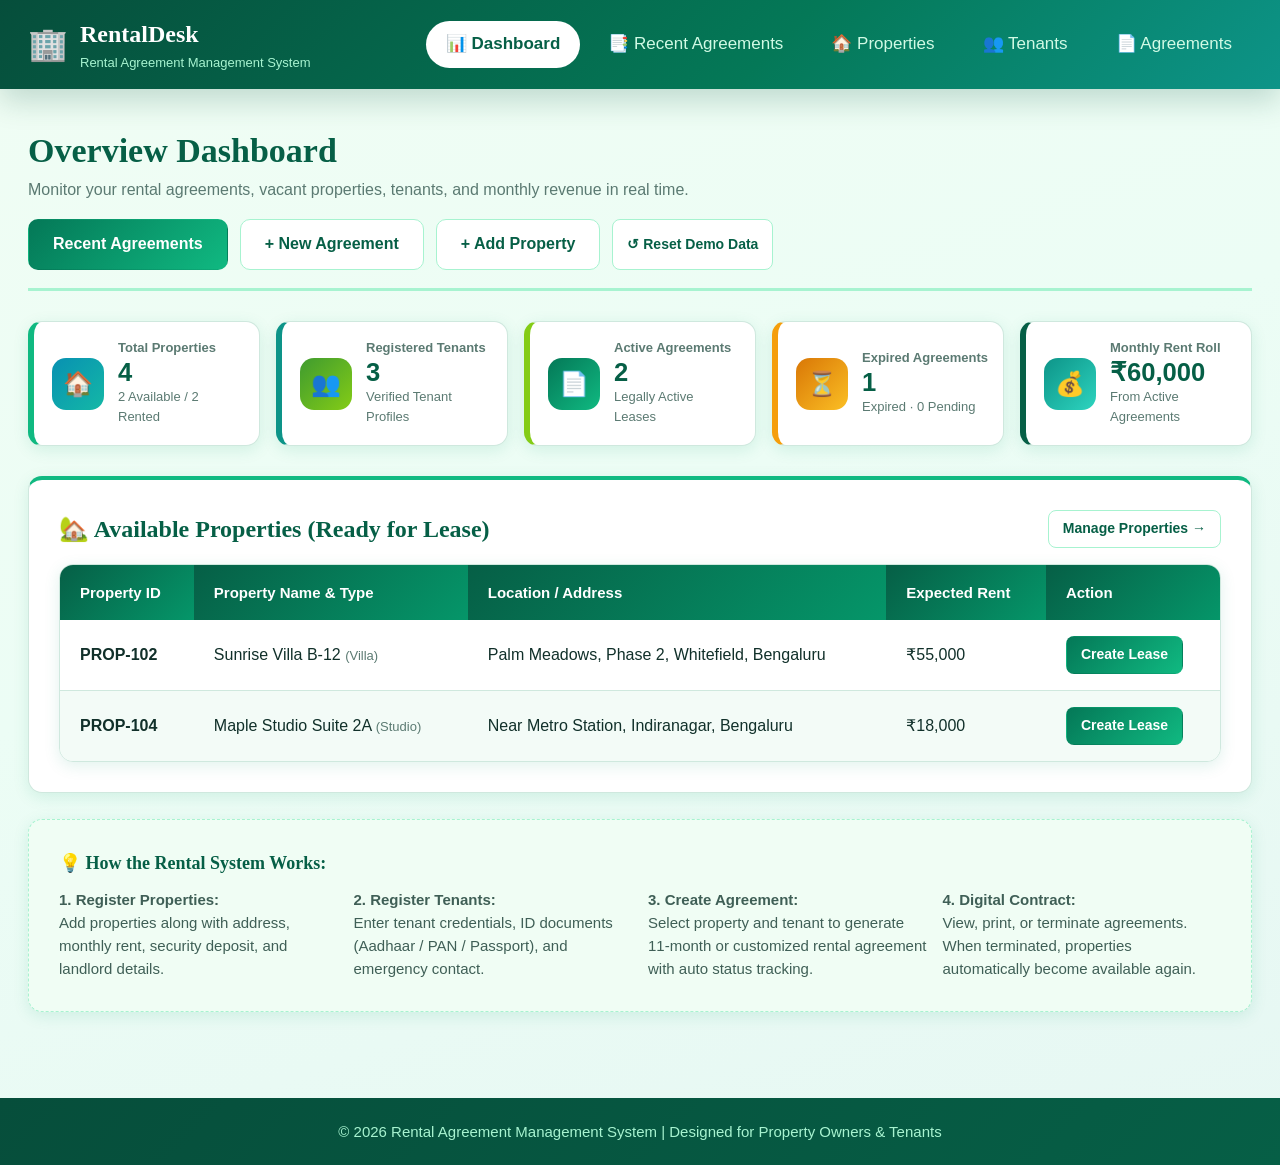
<file: rental-system/index.html>
<!DOCTYPE html>
<html lang="en">
<head>
    <meta charset="UTF-8">
    <meta name="viewport" content="width=device-width, initial-scale=1.0">
    <title>Dashboard - Rental Agreement Management System</title>
    <link rel="stylesheet" href="style.css">
    <script src="app.js" defer></script>
</head>
<body>

    <!-- Main Navigation Header -->
    <header>
        <div class="nav-container">
            <a href="index.html" class="brand">
                <div class="brand-icon">🏢</div>
                <div class="brand-text">
                    <h1>RentalDesk</h1>
                    <span>Rental Agreement Management System</span>
                </div>
            </a>
            <nav>
                <a href="index.html" class="active">📊 Dashboard</a>
                <a href="recent-agreements.html">📑 Recent Agreements</a>
                <a href="properties.html">🏠 Properties</a>
                <a href="tenants.html">👥 Tenants</a>
                <a href="agreements.html">📄 Agreements</a>
            </nav>
        </div>
    </header>

    <!-- Main Content Area -->
    <main>
        <!-- Page Title & Header Actions -->
        <div class="page-header">
            <div class="page-title">
                <h2>Overview Dashboard</h2>
                <p>Monitor your rental agreements, vacant properties, tenants, and monthly revenue in real time.</p>
            </div>
            <div class="header-actions">
                <a href="recent-agreements.html" class="btn btn-primary">Recent Agreements</a>
                <a href="agreements.html" class="btn btn-outline">+ New Agreement</a>
                <a href="properties.html" class="btn btn-outline">+ Add Property</a>
                <button type="button" class="btn btn-outline btn-sm" onclick="resetSampleData()" title="Reload sample demonstration data">↺ Reset Demo Data</button>
            </div>
        </div>

        <!-- KPI Summary Cards -->
        <div class="stats-grid">
            <div class="stat-card">
                <div class="stat-icon blue">🏠</div>
                <div class="stat-info">
                    <h3>Total Properties</h3>
                    <div class="stat-number" id="statTotalProps">0</div>
                    <div class="stat-sub" id="statAvailableProps">0 Available / 0 Rented</div>
                </div>
            </div>

            <div class="stat-card">
                <div class="stat-icon purple">👥</div>
                <div class="stat-info">
                    <h3>Registered Tenants</h3>
                    <div class="stat-number" id="statTotalTenants">0</div>
                    <div class="stat-sub">Verified Tenant Profiles</div>
                </div>
            </div>

            <div class="stat-card">
                <div class="stat-icon green">📄</div>
                <div class="stat-info">
                    <h3>Active Agreements</h3>
                    <div class="stat-number" id="statActiveAgreements">0</div>
                    <div class="stat-sub">Legally Active Leases</div>
                </div>
            </div>

            <div class="stat-card">
                <div class="stat-icon amber">⏳</div>
                <div class="stat-info">
                    <h3>Expired Agreements</h3>
                    <div class="stat-number" id="statExpiredAgreements">0</div>
                    <div class="stat-sub" id="statExpiredSub">Expired · 0 Pending</div>
                </div>
            </div>

            <div class="stat-card">
                <div class="stat-icon teal">💰</div>
                <div class="stat-info">
                    <h3>Monthly Rent Roll</h3>
                    <div class="stat-number" id="statMonthlyRevenue">₹0</div>
                    <div class="stat-sub">From Active Agreements</div>
                </div>
            </div>
        </div>

        <!-- Available Properties Ready for Lease Card -->
        <div class="card">
            <div style="display: flex; justify-content: space-between; align-items: center; margin-bottom: 16px;">
                <h3 class="card-title" style="margin-bottom: 0;">🏡 Available Properties (Ready for Lease)</h3>
                <a href="properties.html" class="btn btn-outline btn-sm">Manage Properties →</a>
            </div>
            <div class="table-responsive">
                <table>
                    <thead>
                        <tr>
                            <th>Property ID</th>
                            <th>Property Name & Type</th>
                            <th>Location / Address</th>
                            <th>Expected Rent</th>
                            <th>Action</th>
                        </tr>
                    </thead>
                    <tbody id="availablePropsBody">
                        <!-- Populated dynamically by app.js -->
                    </tbody>
                </table>
            </div>
        </div>

        <!-- Quick Help / Workflow Guide Section -->
        <div class="card" style="background-color: #f0fdf4; border: 1px dashed #a7f3d0;">
            <h4 style="font-size: 18px; margin-bottom: 10px; color: #065f46;">💡 How the Rental System Works:</h4>
            <div style="display: grid; grid-template-columns: repeat(auto-fit, minmax(240px, 1fr)); gap: 16px; font-size: 15px; color: #3f5f56;">
                <div>
                    <strong>1. Register Properties:</strong>
                    <p>Add properties along with address, monthly rent, security deposit, and landlord details.</p>
                </div>
                <div>
                    <strong>2. Register Tenants:</strong>
                    <p>Enter tenant credentials, ID documents (Aadhaar / PAN / Passport), and emergency contact.</p>
                </div>
                <div>
                    <strong>3. Create Agreement:</strong>
                    <p>Select property and tenant to generate 11-month or customized rental agreement with auto status tracking.</p>
                </div>
                <div>
                    <strong>4. Digital Contract:</strong>
                    <p>View, print, or terminate agreements. When terminated, properties automatically become available again.</p>
                </div>
            </div>
        </div>
    </main>

    <!-- Footer -->
    <footer>
        <p>&copy; 2026 Rental Agreement Management System | Designed for Property Owners & Tenants</p>
    </footer>

</body>
</html>
</file>
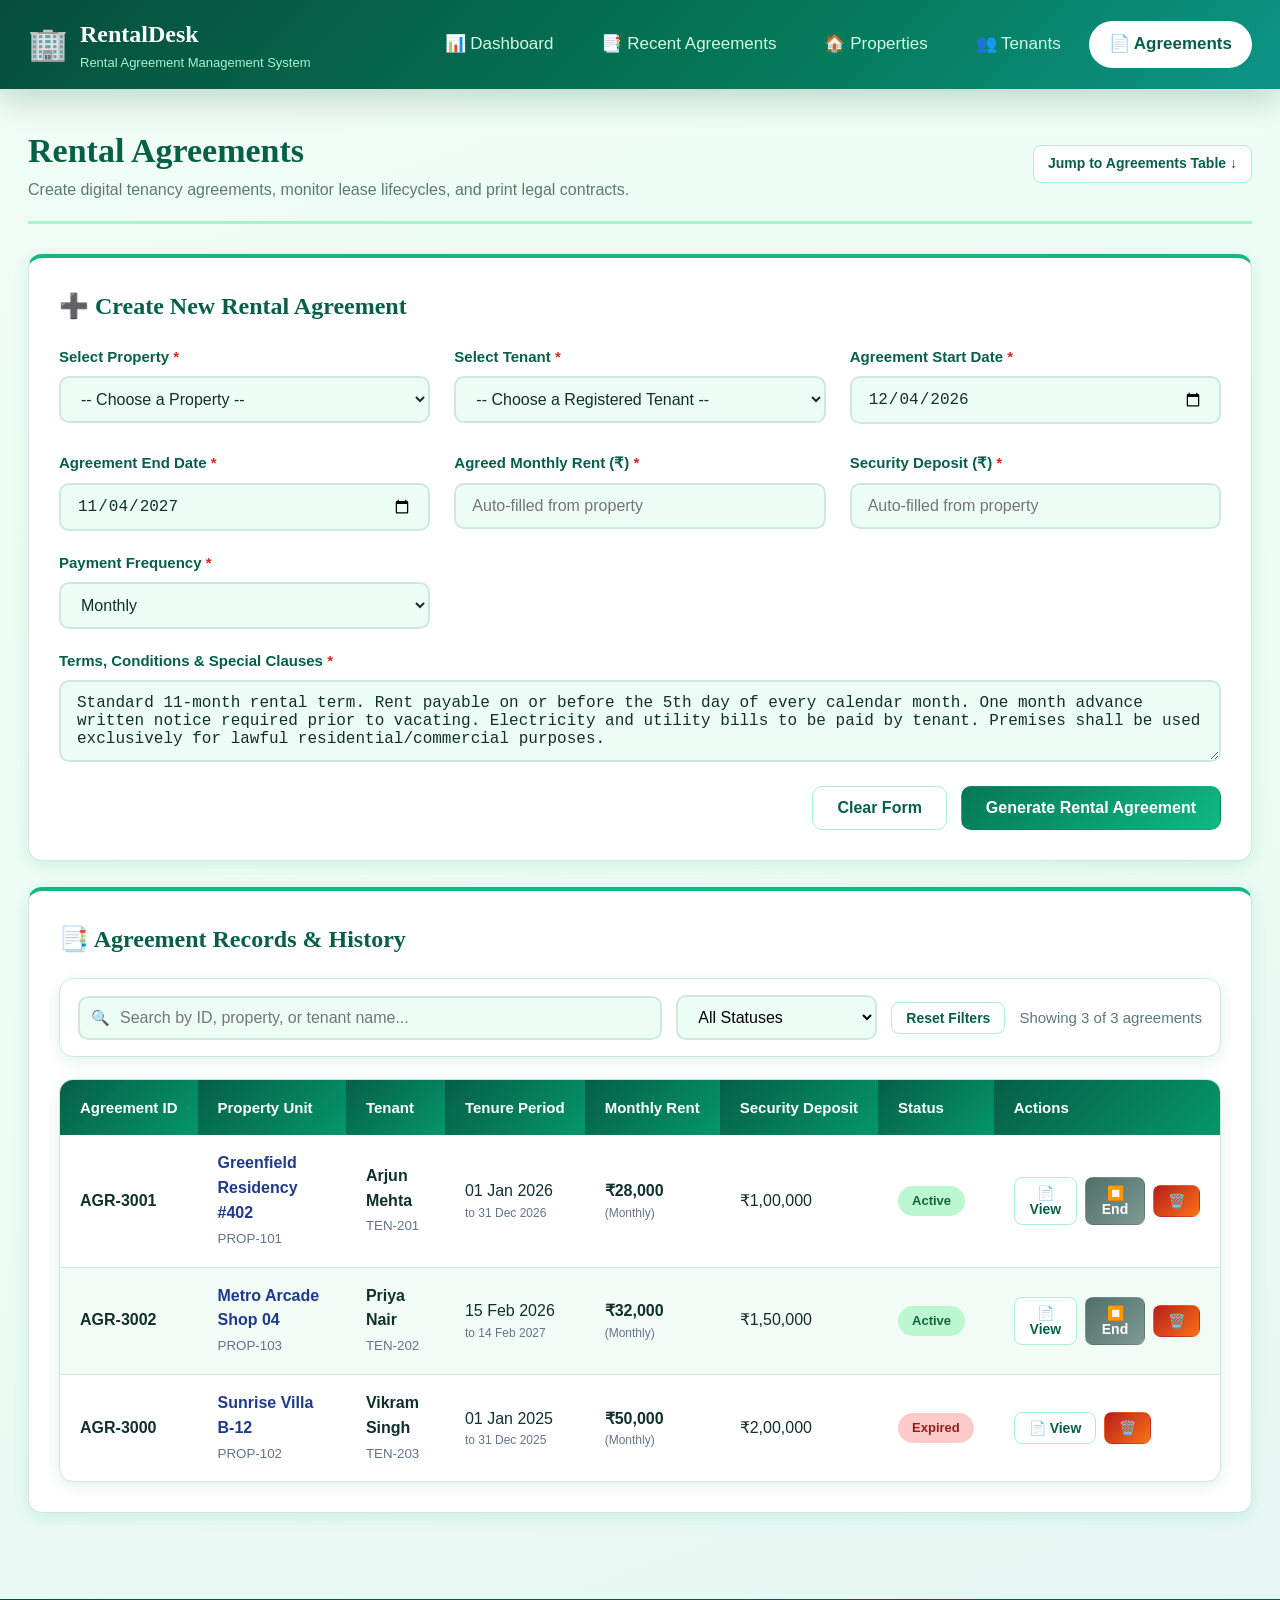
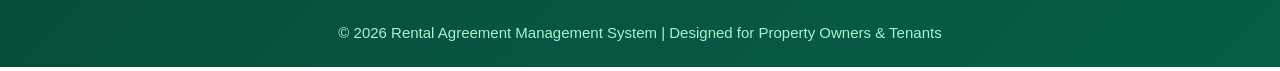
<file: rental-system/agreements.html>
<!DOCTYPE html>
<html lang="en">
<head>
    <meta charset="UTF-8">
    <meta name="viewport" content="width=device-width, initial-scale=1.0">
    <title>Agreements - Rental Agreement Management System</title>
    <link rel="stylesheet" href="style.css">
    <script src="app.js" defer></script>
    <script src="agreements.js" defer></script>
</head>
<body>

    <!-- Main Navigation Header -->
    <header>
        <div class="nav-container">
            <a href="index.html" class="brand">
                <div class="brand-icon">🏢</div>
                <div class="brand-text">
                    <h1>RentalDesk</h1>
                    <span>Rental Agreement Management System</span>
                </div>
            </a>
            <nav>
                <a href="index.html">📊 Dashboard</a>
                <a href="recent-agreements.html">📑 Recent Agreements</a>
                <a href="properties.html">🏠 Properties</a>
                <a href="tenants.html">👥 Tenants</a>
                <a href="agreements.html" class="active">📄 Agreements</a>
            </nav>
        </div>
    </header>

    <!-- Main Content Area -->
    <main>
        <!-- Page Title & Header Actions -->
        <div class="page-header">
            <div class="page-title">
                <h2>Rental Agreements</h2>
                <p>Create digital tenancy agreements, monitor lease lifecycles, and print legal contracts.</p>
            </div>
            <div class="header-actions">
                <a href="#agreementsTableCard" class="btn btn-outline btn-sm">Jump to Agreements Table ↓</a>
            </div>
        </div>

        <!-- Create Agreement Form Card -->
        <div class="card">
            <h3 class="card-title">➕ Create New Rental Agreement</h3>
            <form id="createAgreementForm">
                <div class="form-grid">
                    <div class="form-group">
                        <label for="selectProperty">Select Property <span class="required">*</span></label>
                        <select id="selectProperty" required>
                            <option value="">-- Choose a Property --</option>
                            <!-- Dynamically populated -->
                        </select>
                        <small id="propertyStatusHint" style="font-size: 12px; color: #64748b;"></small>
                    </div>

                    <div class="form-group">
                        <label for="selectTenant">Select Tenant <span class="required">*</span></label>
                        <select id="selectTenant" required>
                            <option value="">-- Choose a Registered Tenant --</option>
                            <!-- Dynamically populated -->
                        </select>
                    </div>

                    <div class="form-group">
                        <label for="agrStartDate">Agreement Start Date <span class="required">*</span></label>
                        <input type="date" id="agrStartDate" required>
                    </div>

                    <div class="form-group">
                        <label for="agrEndDate">Agreement End Date <span class="required">*</span></label>
                        <input type="date" id="agrEndDate" required>
                    </div>

                    <div class="form-group">
                        <label for="agrRent">Agreed Monthly Rent (₹) <span class="required">*</span></label>
                        <input type="number" id="agrRent" min="500" step="500" placeholder="Auto-filled from property" required>
                    </div>

                    <div class="form-group">
                        <label for="agrDeposit">Security Deposit (₹) <span class="required">*</span></label>
                        <input type="number" id="agrDeposit" min="0" step="1000" placeholder="Auto-filled from property" required>
                    </div>

                    <div class="form-group">
                        <label for="agrFrequency">Payment Frequency <span class="required">*</span></label>
                        <select id="agrFrequency" required>
                            <option value="Monthly" selected>Monthly</option>
                            <option value="Quarterly">Quarterly</option>
                            <option value="Bi-Annually">Bi-Annually</option>
                            <option value="Annually">Annually</option>
                        </select>
                    </div>

                    <div class="form-group full-width">
                        <label for="agrTerms">Terms, Conditions & Special Clauses <span class="required">*</span></label>
                        <textarea id="agrTerms" rows="3" placeholder="Enter standard terms and lock-in agreement..." required>Standard 11-month rental term. Rent payable on or before the 5th day of every calendar month. One month advance written notice required prior to vacating. Electricity and utility bills to be paid by tenant. Premises shall be used exclusively for lawful residential/commercial purposes.</textarea>
                    </div>
                </div>

                <div class="form-actions">
                    <button type="reset" class="btn btn-outline">Clear Form</button>
                    <button type="submit" class="btn btn-primary" id="saveAgreementBtn">Generate Rental Agreement</button>
                </div>
            </form>
        </div>

        <!-- Agreements Table & Filters -->
        <div class="card" id="agreementsTableCard">
            <h3 class="card-title">📑 Agreement Records & History</h3>

            <div class="filter-bar">
                <div class="filter-controls">
                    <div class="search-box">
                        <input type="text" id="agreementSearch" placeholder="Search by ID, property, or tenant name...">
                    </div>
                    <select id="agreementStatusFilter" class="filter-select">
                        <option value="All">All Statuses</option>
                        <option value="Active">Active</option>
                        <option value="Pending">Pending / Upcoming</option>
                        <option value="Expired">Expired</option>
                        <option value="Terminated">Terminated</option>
                    </select>
                    <button type="button" class="btn btn-outline btn-sm" id="resetAgreementFiltersBtn">Reset Filters</button>
                </div>
                <div class="filter-info" id="agreementCountInfo">
                    Showing 0 agreements
                </div>
            </div>

            <div class="table-responsive">
                <table>
                    <thead>
                        <tr>
                            <th>Agreement ID</th>
                            <th>Property Unit</th>
                            <th>Tenant</th>
                            <th>Tenure Period</th>
                            <th>Monthly Rent</th>
                            <th>Security Deposit</th>
                            <th>Status</th>
                            <th>Actions</th>
                        </tr>
                    </thead>
                    <tbody id="agreementsTableBody">
                        <!-- Populated dynamically by agreements.js -->
                    </tbody>
                </table>
            </div>
        </div>
    </main>

    <!-- Modal for Viewing & Printing Full Legal Agreement -->
    <div class="modal-overlay" id="agreementModal">
        <div class="modal-content">
            <div class="modal-header">
                <h3 id="modalTitle">Rental Agreement Details</h3>
                <button type="button" class="modal-close" id="modalCloseBtn" aria-label="Close modal">&times;</button>
            </div>
            <div class="modal-body" id="modalPrintArea">
                <!-- Formal Legal Contract Document rendered by agreements.js -->
            </div>
            <div class="modal-footer">
                <button type="button" class="btn btn-outline" id="modalCloseFooterBtn">Close</button>
                <button type="button" class="btn btn-primary" onclick="window.print()">🖨️ Print Agreement</button>
            </div>
        </div>
    </div>

    <!-- Footer -->
    <footer>
        <p>&copy; 2026 Rental Agreement Management System | Designed for Property Owners & Tenants</p>
    </footer>

</body>
</html>
</file>
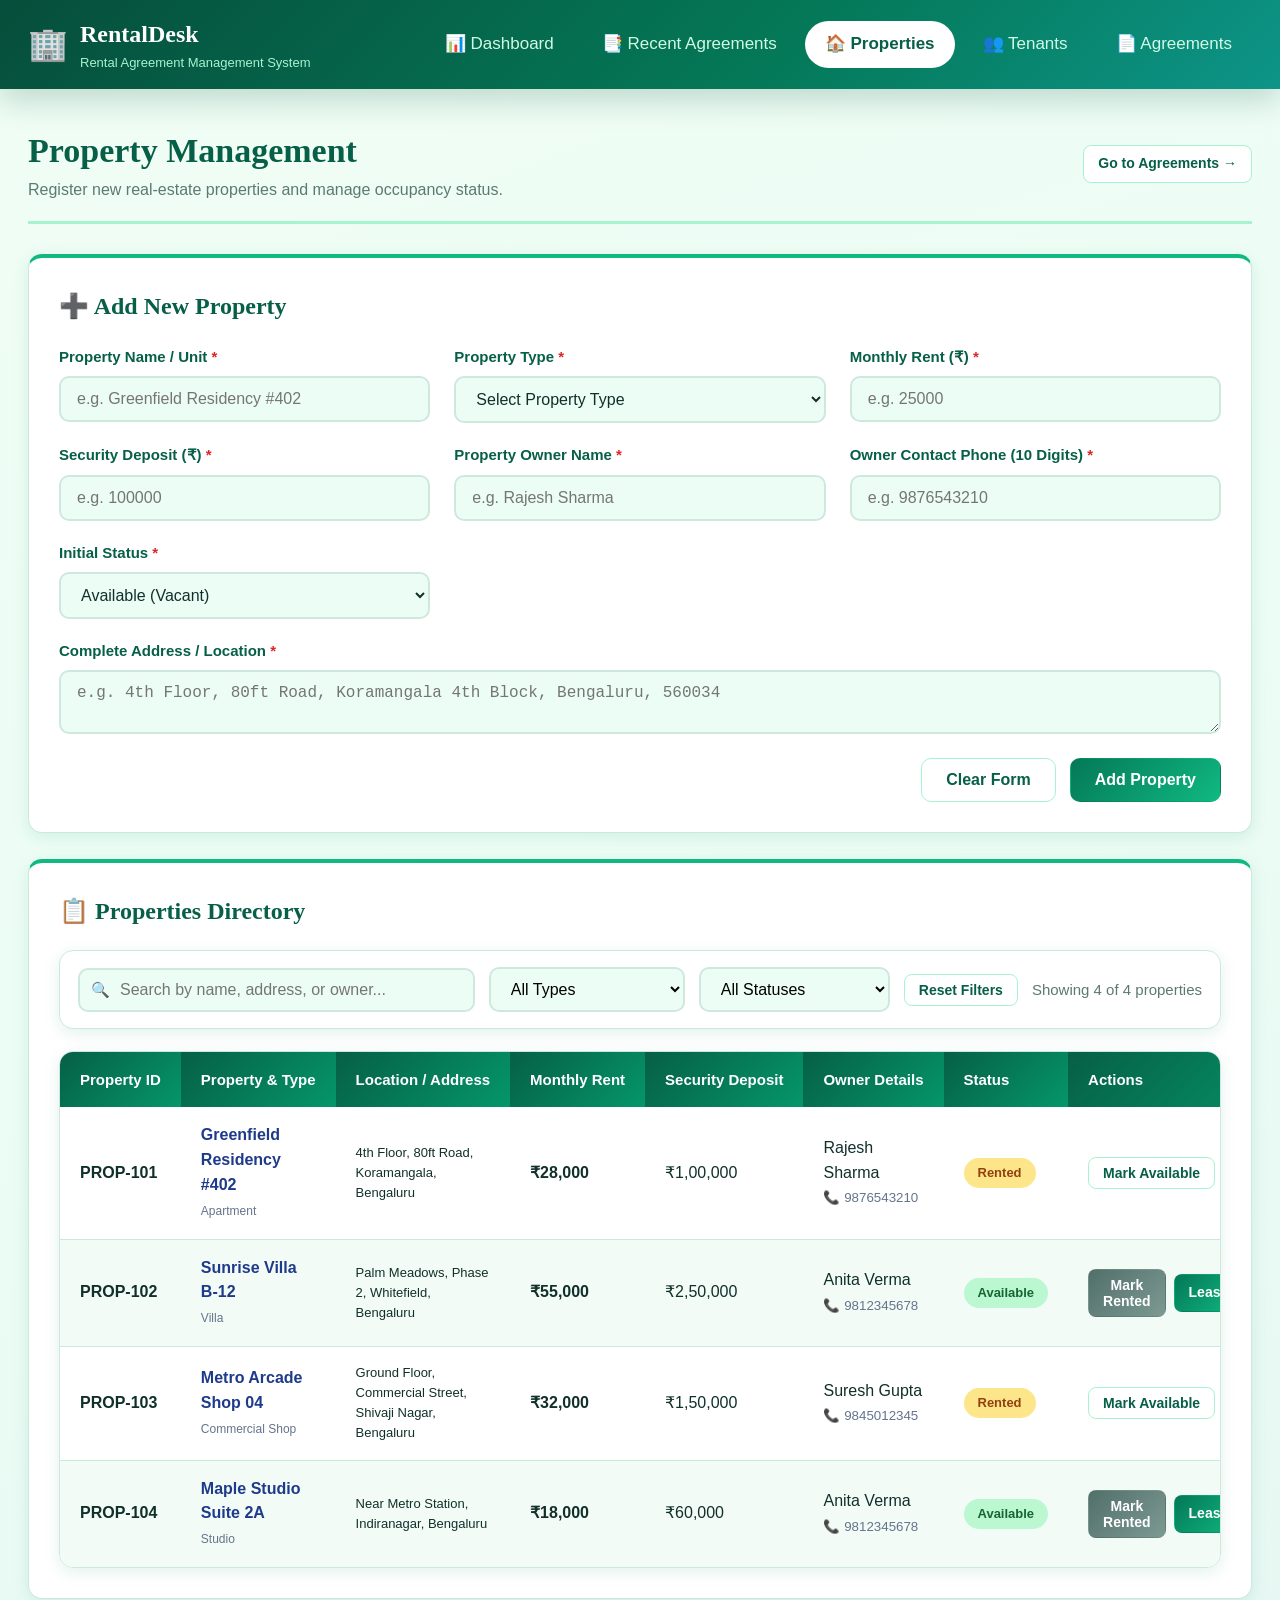
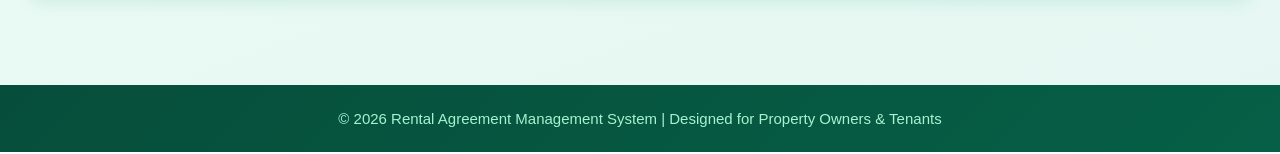
<file: rental-system/properties.html>
<!DOCTYPE html>
<html lang="en">
<head>
    <meta charset="UTF-8">
    <meta name="viewport" content="width=device-width, initial-scale=1.0">
    <title>Properties - Rental Agreement Management System</title>
    <link rel="stylesheet" href="style.css">
    <script src="app.js" defer></script>
    <script src="properties.js" defer></script>
</head>
<body>

    <!-- Main Navigation Header -->
    <header>
        <div class="nav-container">
            <a href="index.html" class="brand">
                <div class="brand-icon">🏢</div>
                <div class="brand-text">
                    <h1>RentalDesk</h1>
                    <span>Rental Agreement Management System</span>
                </div>
            </a>
            <nav>
                <a href="index.html">📊 Dashboard</a>
                <a href="recent-agreements.html">📑 Recent Agreements</a>
                <a href="properties.html" class="active">🏠 Properties</a>
                <a href="tenants.html">👥 Tenants</a>
                <a href="agreements.html">📄 Agreements</a>
            </nav>
        </div>
    </header>

    <!-- Main Content Area -->
    <main>
        <!-- Page Title & Header Actions -->
        <div class="page-header">
            <div class="page-title">
                <h2>Property Management</h2>
                <p>Register new real-estate properties and manage occupancy status.</p>
            </div>
            <div class="header-actions">
                <a href="agreements.html" class="btn btn-outline btn-sm">Go to Agreements →</a>
            </div>
        </div>

        <!-- Add Property Form Card -->
        <div class="card">
            <h3 class="card-title">➕ Add New Property</h3>
            <form id="addPropertyForm">
                <div class="form-grid">
                    <div class="form-group">
                        <label for="propName">Property Name / Unit <span class="required">*</span></label>
                        <input type="text" id="propName" placeholder="e.g. Greenfield Residency #402" required>
                    </div>

                    <div class="form-group">
                        <label for="propType">Property Type <span class="required">*</span></label>
                        <select id="propType" required>
                            <option value="">Select Property Type</option>
                            <option value="Apartment">Apartment (Flat)</option>
                            <option value="Independent House">Independent House</option>
                            <option value="Villa">Villa / Bungalow</option>
                            <option value="Studio">Studio Apartment</option>
                            <option value="Commercial Shop">Commercial Shop / Office</option>
                        </select>
                    </div>

                    <div class="form-group">
                        <label for="propRent">Monthly Rent (₹) <span class="required">*</span></label>
                        <input type="number" id="propRent" min="500" step="500" placeholder="e.g. 25000" required>
                    </div>

                    <div class="form-group">
                        <label for="propDeposit">Security Deposit (₹) <span class="required">*</span></label>
                        <input type="number" id="propDeposit" min="0" step="1000" placeholder="e.g. 100000" required>
                    </div>

                    <div class="form-group">
                        <label for="ownerName">Property Owner Name <span class="required">*</span></label>
                        <input type="text" id="ownerName" placeholder="e.g. Rajesh Sharma" required>
                    </div>

                    <div class="form-group">
                        <label for="ownerContact">Owner Contact Phone (10 Digits) <span class="required">*</span></label>
                        <input type="tel" id="ownerContact" maxlength="10" placeholder="e.g. 9876543210" required>
                    </div>

                    <div class="form-group">
                        <label for="propStatus">Initial Status <span class="required">*</span></label>
                        <select id="propStatus" required>
                            <option value="Available" selected>Available (Vacant)</option>
                            <option value="Rented">Rented (Occupied)</option>
                        </select>
                    </div>

                    <div class="form-group full-width">
                        <label for="propAddress">Complete Address / Location <span class="required">*</span></label>
                        <textarea id="propAddress" rows="2" placeholder="e.g. 4th Floor, 80ft Road, Koramangala 4th Block, Bengaluru, 560034" required></textarea>
                    </div>
                </div>

                <div class="form-actions">
                    <button type="reset" class="btn btn-outline">Clear Form</button>
                    <button type="submit" class="btn btn-primary" id="savePropertyBtn">Add Property</button>
                </div>
            </form>
        </div>

        <!-- Property Directory & Filters -->
        <div class="card">
            <h3 class="card-title">📋 Properties Directory</h3>
            
            <div class="filter-bar">
                <div class="filter-controls">
                    <div class="search-box">
                        <input type="text" id="propertySearch" placeholder="Search by name, address, or owner...">
                    </div>
                    <select id="typeFilter" class="filter-select">
                        <option value="All">All Types</option>
                        <option value="Apartment">Apartment</option>
                        <option value="Independent House">Independent House</option>
                        <option value="Villa">Villa</option>
                        <option value="Studio">Studio</option>
                        <option value="Commercial Shop">Commercial Shop</option>
                    </select>
                    <select id="statusFilter" class="filter-select">
                        <option value="All">All Statuses</option>
                        <option value="Available">Available (Vacant)</option>
                        <option value="Rented">Rented (Occupied)</option>
                    </select>
                    <button type="button" class="btn btn-outline btn-sm" id="resetFilterBtn">Reset Filters</button>
                </div>
                <div class="filter-info" id="propertyCountInfo">
                    Showing 0 properties
                </div>
            </div>

            <div class="table-responsive">
                <table>
                    <thead>
                        <tr>
                            <th>Property ID</th>
                            <th>Property & Type</th>
                            <th>Location / Address</th>
                            <th>Monthly Rent</th>
                            <th>Security Deposit</th>
                            <th>Owner Details</th>
                            <th>Status</th>
                            <th>Actions</th>
                        </tr>
                    </thead>
                    <tbody id="propertiesTableBody">
                        <!-- Populated by properties.js -->
                    </tbody>
                </table>
            </div>
        </div>
    </main>

    <!-- Footer -->
    <footer>
        <p>&copy; 2026 Rental Agreement Management System | Designed for Property Owners & Tenants</p>
    </footer>

</body>
</html>
</file>
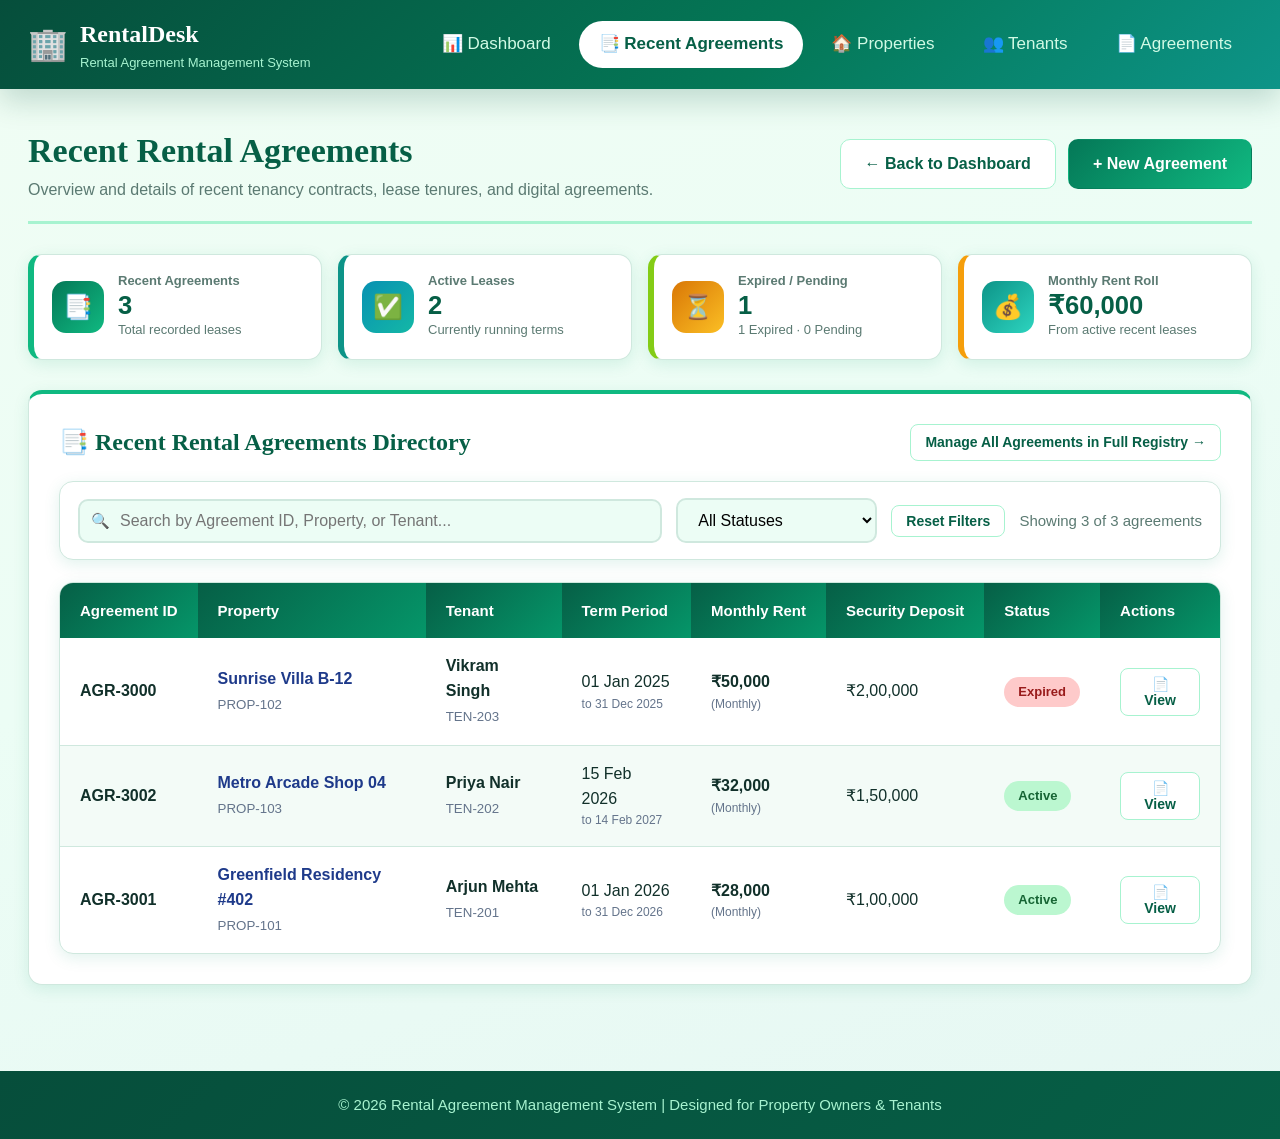
<file: rental-system/recent-agreements.html>
<!DOCTYPE html>
<html lang="en">
<head>
    <meta charset="UTF-8">
    <meta name="viewport" content="width=device-width, initial-scale=1.0">
    <title>Recent Agreements - Rental Agreement Management System</title>
    <link rel="stylesheet" href="style.css">
    <script src="app.js" defer></script>
    <script src="recent-agreements.js" defer></script>
</head>
<body>

    <!-- Main Navigation Header -->
    <header>
        <div class="nav-container">
            <a href="index.html" class="brand">
                <div class="brand-icon">🏢</div>
                <div class="brand-text">
                    <h1>RentalDesk</h1>
                    <span>Rental Agreement Management System</span>
                </div>
            </a>
            <nav>
                <a href="index.html">📊 Dashboard</a>
                <a href="recent-agreements.html" class="active">📑 Recent Agreements</a>
                <a href="properties.html">🏠 Properties</a>
                <a href="tenants.html">👥 Tenants</a>
                <a href="agreements.html">📄 Agreements</a>
            </nav>
        </div>
    </header>

    <!-- Main Content Area -->
    <main>
        <!-- Page Title & Header Actions -->
        <div class="page-header">
            <div class="page-title">
                <h2>Recent Rental Agreements</h2>
                <p>Overview and details of recent tenancy contracts, lease tenures, and digital agreements.</p>
            </div>
            <div class="header-actions">
                <a href="index.html" class="btn btn-outline">← Back to Dashboard</a>
                <a href="agreements.html" class="btn btn-primary">+ New Agreement</a>
            </div>
        </div>

        <!-- KPI Summary Cards for Recent Agreements -->
        <div class="stats-grid">
            <div class="stat-card">
                <div class="stat-icon green">📑</div>
                <div class="stat-info">
                    <h3>Recent Agreements</h3>
                    <div class="stat-number" id="recentTotalCount">0</div>
                    <div class="stat-sub">Total recorded leases</div>
                </div>
            </div>

            <div class="stat-card">
                <div class="stat-icon blue">✅</div>
                <div class="stat-info">
                    <h3>Active Leases</h3>
                    <div class="stat-number" id="recentActiveCount">0</div>
                    <div class="stat-sub">Currently running terms</div>
                </div>
            </div>

            <div class="stat-card">
                <div class="stat-icon amber">⏳</div>
                <div class="stat-info">
                    <h3>Expired / Pending</h3>
                    <div class="stat-number" id="recentExpiredPendingCount">0</div>
                    <div class="stat-sub" id="recentExpiredSub">Expired or awaiting term</div>
                </div>
            </div>

            <div class="stat-card">
                <div class="stat-icon teal">💰</div>
                <div class="stat-info">
                    <h3>Monthly Rent Roll</h3>
                    <div class="stat-number" id="recentMonthlyRevenue">₹0</div>
                    <div class="stat-sub">From active recent leases</div>
                </div>
            </div>
        </div>

        <!-- Recent Agreements Card -->
        <div class="card">
            <div style="display: flex; justify-content: space-between; align-items: center; margin-bottom: 20px; flex-wrap: wrap; gap: 12px;">
                <h3 class="card-title" style="margin-bottom: 0;">📑 Recent Rental Agreements Directory</h3>
                <a href="agreements.html" class="btn btn-outline btn-sm">Manage All Agreements in Full Registry →</a>
            </div>

            <!-- Filters -->
            <div class="filter-bar">
                <div class="filter-controls">
                    <div class="search-box">
                        <input type="text" id="recentSearchInput" placeholder="Search by Agreement ID, Property, or Tenant...">
                    </div>
                    <select id="recentStatusFilter" class="filter-select">
                        <option value="All">All Statuses</option>
                        <option value="Active">Active</option>
                        <option value="Pending">Pending / Upcoming</option>
                        <option value="Expired">Expired</option>
                        <option value="Terminated">Terminated</option>
                    </select>
                    <button type="button" class="btn btn-outline btn-sm" id="recentResetFilterBtn">Reset Filters</button>
                </div>
                <div class="filter-info" id="recentCountInfo">
                    Showing 0 agreements
                </div>
            </div>

            <!-- Table -->
            <div class="table-responsive">
                <table>
                    <thead>
                        <tr>
                            <th>Agreement ID</th>
                            <th>Property</th>
                            <th>Tenant</th>
                            <th>Term Period</th>
                            <th>Monthly Rent</th>
                            <th>Security Deposit</th>
                            <th>Status</th>
                            <th>Actions</th>
                        </tr>
                    </thead>
                    <tbody id="recentAgreementsFullBody">
                        <!-- Populated dynamically by recent-agreements.js -->
                    </tbody>
                </table>
            </div>
        </div>
    </main>

    <!-- Modal for Viewing & Printing Full Legal Agreement -->
    <div class="modal-overlay" id="agreementModal">
        <div class="modal-content">
            <div class="modal-header">
                <h3 id="modalTitle">Rental Agreement Details</h3>
                <button type="button" class="modal-close" id="modalCloseBtn" aria-label="Close modal">&times;</button>
            </div>
            <div class="modal-body" id="modalPrintArea">
                <!-- Formal Legal Contract Document rendered by recent-agreements.js -->
            </div>
            <div class="modal-footer">
                <button type="button" class="btn btn-outline" id="modalCloseFooterBtn">Close</button>
                <button type="button" class="btn btn-primary" onclick="window.print()">🖨️ Print Agreement</button>
            </div>
        </div>
    </div>

    <!-- Footer -->
    <footer>
        <p>&copy; 2026 Rental Agreement Management System | Designed for Property Owners & Tenants</p>
    </footer>

</body>
</html>
</file>
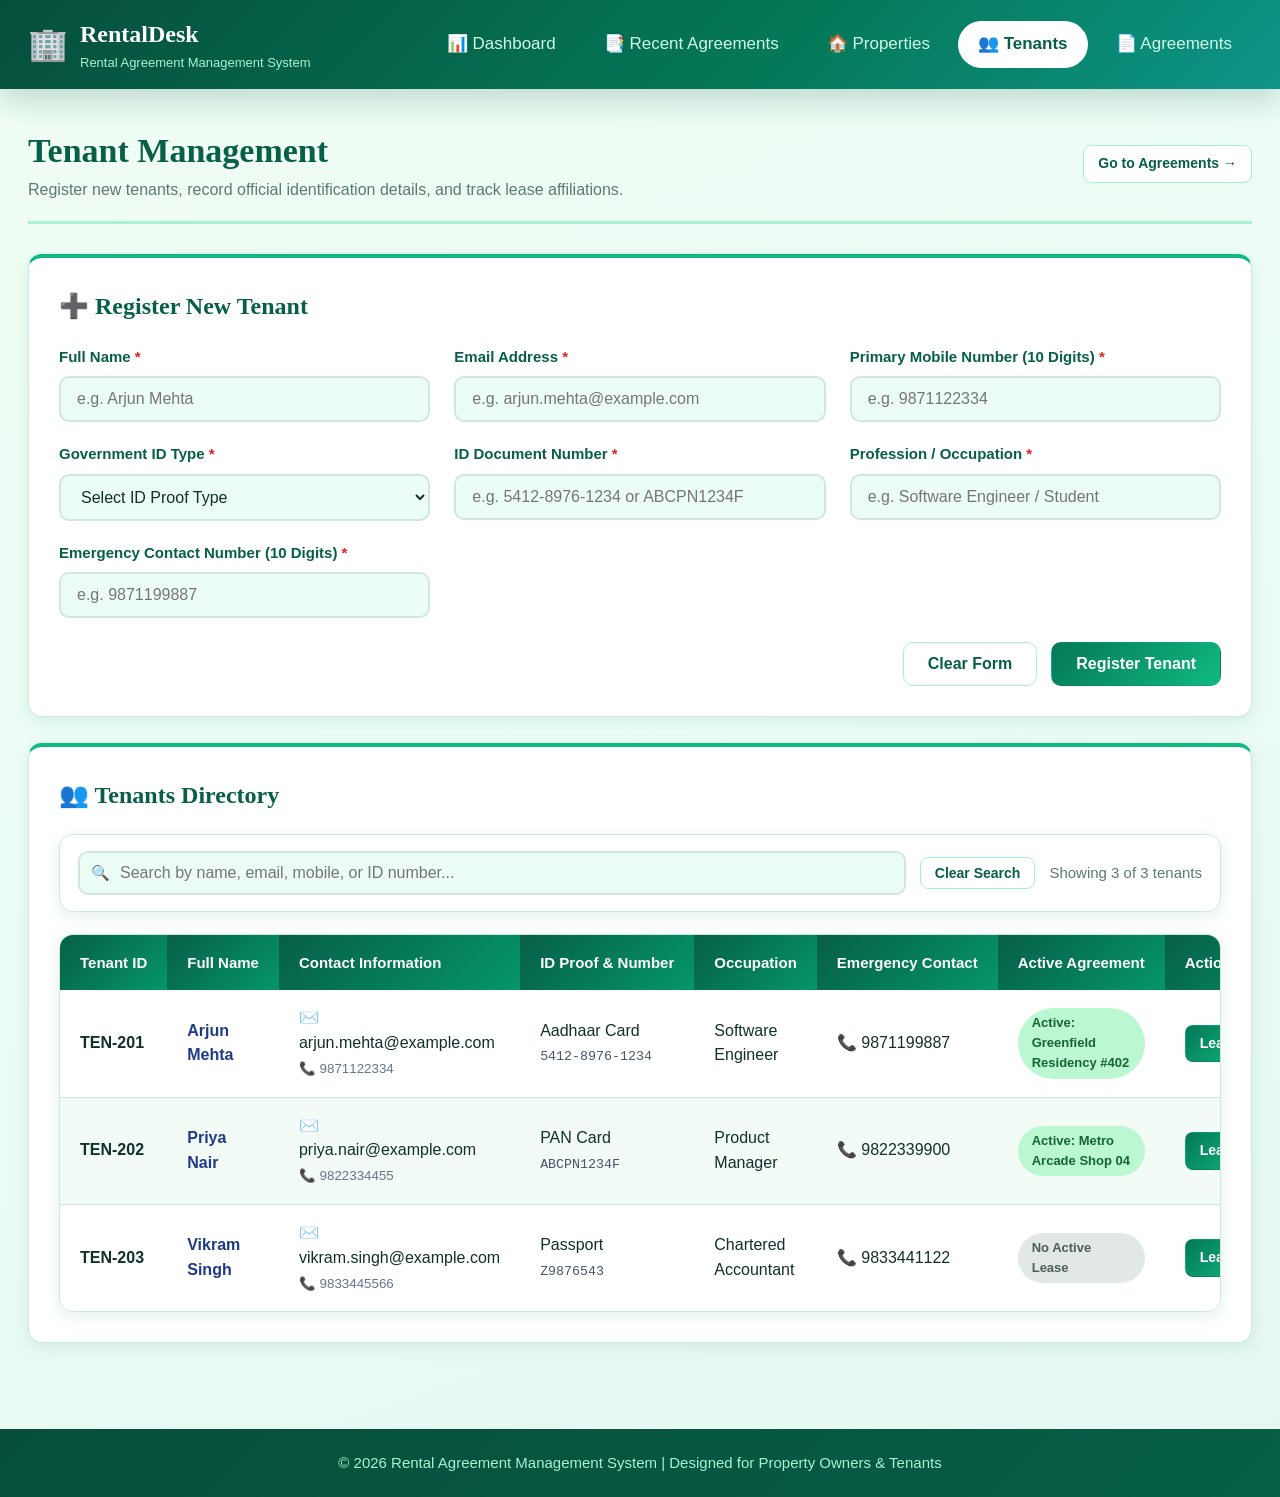
<file: rental-system/tenants.html>
<!DOCTYPE html>
<html lang="en">
<head>
    <meta charset="UTF-8">
    <meta name="viewport" content="width=device-width, initial-scale=1.0">
    <title>Tenants - Rental Agreement Management System</title>
    <link rel="stylesheet" href="style.css">
    <script src="app.js" defer></script>
    <script src="tenants.js" defer></script>
</head>
<body>

    <!-- Main Navigation Header -->
    <header>
        <div class="nav-container">
            <a href="index.html" class="brand">
                <div class="brand-icon">🏢</div>
                <div class="brand-text">
                    <h1>RentalDesk</h1>
                    <span>Rental Agreement Management System</span>
                </div>
            </a>
            <nav>
                <a href="index.html">📊 Dashboard</a>
                <a href="recent-agreements.html">📑 Recent Agreements</a>
                <a href="properties.html">🏠 Properties</a>
                <a href="tenants.html" class="active">👥 Tenants</a>
                <a href="agreements.html">📄 Agreements</a>
            </nav>
        </div>
    </header>

    <!-- Main Content Area -->
    <main>
        <!-- Page Title & Header Actions -->
        <div class="page-header">
            <div class="page-title">
                <h2>Tenant Management</h2>
                <p>Register new tenants, record official identification details, and track lease affiliations.</p>
            </div>
            <div class="header-actions">
                <a href="agreements.html" class="btn btn-outline btn-sm">Go to Agreements →</a>
            </div>
        </div>

        <!-- Register Tenant Form Card -->
        <div class="card">
            <h3 class="card-title">➕ Register New Tenant</h3>
            <form id="addTenantForm">
                <div class="form-grid">
                    <div class="form-group">
                        <label for="tenantName">Full Name <span class="required">*</span></label>
                        <input type="text" id="tenantName" placeholder="e.g. Arjun Mehta" required>
                    </div>

                    <div class="form-group">
                        <label for="tenantEmail">Email Address <span class="required">*</span></label>
                        <input type="email" id="tenantEmail" placeholder="e.g. arjun.mehta@example.com" required>
                    </div>

                    <div class="form-group">
                        <label for="tenantPhone">Primary Mobile Number (10 Digits) <span class="required">*</span></label>
                        <input type="tel" id="tenantPhone" maxlength="10" placeholder="e.g. 9871122334" required>
                    </div>

                    <div class="form-group">
                        <label for="tenantIdType">Government ID Type <span class="required">*</span></label>
                        <select id="tenantIdType" required>
                            <option value="">Select ID Proof Type</option>
                            <option value="Aadhaar Card">Aadhaar Card</option>
                            <option value="PAN Card">PAN Card</option>
                            <option value="Passport">Passport</option>
                            <option value="Driving License">Driving License</option>
                            <option value="Voter ID">Voter ID</option>
                        </select>
                    </div>

                    <div class="form-group">
                        <label for="tenantIdNumber">ID Document Number <span class="required">*</span></label>
                        <input type="text" id="tenantIdNumber" placeholder="e.g. 5412-8976-1234 or ABCPN1234F" required>
                    </div>

                    <div class="form-group">
                        <label for="tenantOccupation">Profession / Occupation <span class="required">*</span></label>
                        <input type="text" id="tenantOccupation" placeholder="e.g. Software Engineer / Student" required>
                    </div>

                    <div class="form-group">
                        <label for="tenantEmergency">Emergency Contact Number (10 Digits) <span class="required">*</span></label>
                        <input type="tel" id="tenantEmergency" maxlength="10" placeholder="e.g. 9871199887" required>
                    </div>
                </div>

                <div class="form-actions">
                    <button type="reset" class="btn btn-outline">Clear Form</button>
                    <button type="submit" class="btn btn-primary" id="saveTenantBtn">Register Tenant</button>
                </div>
            </form>
        </div>

        <!-- Tenant Directory & Search -->
        <div class="card">
            <h3 class="card-title">👥 Tenants Directory</h3>
            
            <div class="filter-bar">
                <div class="filter-controls">
                    <div class="search-box">
                        <input type="text" id="tenantSearch" placeholder="Search by name, email, mobile, or ID number...">
                    </div>
                    <button type="button" class="btn btn-outline btn-sm" id="resetTenantSearchBtn">Clear Search</button>
                </div>
                <div class="filter-info" id="tenantCountInfo">
                    Showing 0 tenants
                </div>
            </div>

            <div class="table-responsive">
                <table>
                    <thead>
                        <tr>
                            <th>Tenant ID</th>
                            <th>Full Name</th>
                            <th>Contact Information</th>
                            <th>ID Proof & Number</th>
                            <th>Occupation</th>
                            <th>Emergency Contact</th>
                            <th>Active Agreement</th>
                            <th>Actions</th>
                        </tr>
                    </thead>
                    <tbody id="tenantsTableBody">
                        <!-- Populated dynamically by tenants.js -->
                    </tbody>
                </table>
            </div>
        </div>
    </main>

    <!-- Footer -->
    <footer>
        <p>&copy; 2026 Rental Agreement Management System | Designed for Property Owners & Tenants</p>
    </footer>

</body>
</html>
</file>
<file: rental-system/style.css>
/* Rental Agreement Management System - Green theme */

:root {
    --g900: #064e3b;
    --g800: #065f46;
    --g700: #047857;
    --g600: #059669;
    --g500: #10b981;
    --g200: #a7f3d0;
    --g100: #d1fae5;
    --g50: #ecfdf5;
    --teal: #0d9488;
    --lime: #84cc16;
    --amber: #f59e0b;
    --red: #dc2626;
    --ink: #11302a;
    --muted: #5b7a72;
    --line: #cfe8de;
    --radius: 14px;
    --shadow: 0 4px 16px rgba(5, 150, 105, 0.12);
    --shadow-lg: 0 12px 30px rgba(6, 78, 59, 0.2);
}

* { margin: 0; padding: 0; box-sizing: border-box; }

body {
    font-family: "Segoe UI", Roboto, Arial, sans-serif;
    font-size: 17px;
    color: var(--ink);
    background: linear-gradient(160deg, #f0fdf4 0%, #ecfdf5 45%, #e6f7f3 100%);
    min-height: 100vh;
    display: flex;
    flex-direction: column;
    line-height: 1.55;
}

h1, h2, h3, h4 { font-family: Georgia, "Times New Roman", serif; }

/* ---------- Header & nav ---------- */
header {
    background: linear-gradient(135deg, var(--g900) 0%, var(--g700) 60%, var(--teal) 100%);
    color: #fff;
    position: sticky;
    top: 0;
    z-index: 100;
    box-shadow: var(--shadow-lg);
}

.nav-container {
    max-width: 1280px;
    margin: 0 auto;
    padding: 16px 28px;
    display: flex;
    justify-content: space-between;
    align-items: center;
    flex-wrap: wrap;
    gap: 16px;
}

.brand { display: flex; align-items: center; gap: 12px; color: #fff; text-decoration: none; }
.brand-icon { font-size: 32px; }
.brand-text h1 { font-size: 24px; color: #fff; }
.brand-text span { display: block; font-size: 13px; color: var(--g200); }

nav { display: flex; gap: 8px; flex-wrap: wrap; }

nav a {
    color: #d1fae5;
    text-decoration: none;
    font-size: 17px;
    font-weight: 500;
    padding: 10px 20px;
    border-radius: 999px;
    transition: background 0.25s, color 0.25s;
}

nav a:hover { background: rgba(255, 255, 255, 0.18); color: #fff; }
nav a.active { background: #fff; color: var(--g800); font-weight: 700; }

/* ---------- Layout ---------- */
main {
    max-width: 1400px;
    width: 100%;
    margin: 0 auto;
    padding: 36px 28px 60px;
    flex: 1;
}

.page-header {
    display: flex;
    justify-content: space-between;
    align-items: center;
    flex-wrap: wrap;
    gap: 16px;
    margin-bottom: 30px;
    padding-bottom: 18px;
    border-bottom: 3px solid var(--g200);
}

.page-title h2 { font-size: 34px; color: var(--g800); }
.page-title p { font-size: 16px; color: var(--muted); }
.header-actions { display: flex; gap: 12px; }

/* ---------- Buttons ---------- */
.btn {
    display: inline-flex;
    align-items: center;
    justify-content: center;
    gap: 8px;
    font-size: 16px;
    font-weight: 600;
    padding: 12px 24px;
    border: 1px solid transparent;
    border-radius: 10px;
    color: #fff;
    cursor: pointer;
    text-decoration: none;
    transition: transform 0.25s, box-shadow 0.25s;
}

.btn:hover { transform: translateY(-2px); box-shadow: 0 8px 18px rgba(5, 150, 105, 0.3); }
.btn-primary { background: linear-gradient(135deg, var(--g700), var(--g500)); }
.btn-secondary { background: linear-gradient(135deg, #52706a, #7c9a92); }
.btn-success { background: linear-gradient(135deg, var(--teal), var(--lime)); }
.btn-danger { background: linear-gradient(135deg, #b91c1c, #f97316); }
.btn-outline { background: #fff; border-color: var(--g200); color: var(--g800); }
.btn-outline:hover { background: var(--g50); border-color: var(--g600); }
.btn-sm { font-size: 14px; padding: 7px 14px; border-radius: 8px; }

/* ---------- Cards & stats ---------- */
.card {
    background: #fff;
    border: 1px solid var(--line);
    border-top: 4px solid var(--g500);
    border-radius: var(--radius);
    box-shadow: var(--shadow);
    padding: 30px;
    margin-bottom: 26px;
}

.card-title { font-size: 24px; color: var(--g800); margin-bottom: 20px; }

.stats-grid {
    display: grid;
    grid-template-columns: repeat(auto-fit, minmax(215px, 1fr));
    gap: 16px;
    align-items: stretch;
    margin-bottom: 30px;
}

.stat-card {
    min-width: 0;
    overflow: hidden;
    background: #fff;
    border: 1px solid var(--line);
    border-left: 6px solid var(--g500);
    border-radius: var(--radius);
    box-shadow: var(--shadow);
    padding: 18px;
    display: flex;
    align-items: center;
    gap: 14px;
    transition: transform 0.25s, box-shadow 0.25s;
}

.stat-card:nth-child(2) { border-left-color: var(--teal); }
.stat-card:nth-child(3) { border-left-color: var(--lime); }
.stat-card:nth-child(4) { border-left-color: var(--amber); }
.stat-card:nth-child(5) { border-left-color: var(--g800); }
.stat-card:hover { transform: translateY(-3px); box-shadow: var(--shadow-lg); }

.stat-icon {
    flex-shrink: 0;
    width: 52px;
    height: 52px;
    border-radius: 14px;
    display: flex;
    align-items: center;
    justify-content: center;
    font-size: 24px;
    background: linear-gradient(135deg, var(--g600), var(--g500));
}

.stat-icon.blue { background: linear-gradient(135deg, #0891b2, #14b8a6); }
.stat-icon.green { background: linear-gradient(135deg, var(--g700), var(--g500)); }
.stat-icon.teal { background: linear-gradient(135deg, var(--teal), #2dd4bf); }
.stat-icon.purple { background: linear-gradient(135deg, #3f9b2f, var(--lime)); }
.stat-icon.amber { background: linear-gradient(135deg, #d97706, #fbbf24); }

.stat-info { min-width: 0; flex: 1; }
.stat-info h3 { font-family: inherit; font-size: 13px; font-weight: 700; line-height: 1.3; color: var(--muted); white-space: nowrap; }
.stat-info .stat-number { font-family: "Segoe UI", Roboto, Arial, sans-serif; font-size: clamp(24px, 2vw, 30px); font-weight: 800; line-height: 1.2; color: var(--g800); white-space: nowrap; }
.stat-info .stat-sub { font-size: 13px; color: var(--muted); }

/* ---------- Forms ---------- */
.form-grid {
    display: grid;
    grid-template-columns: repeat(auto-fit, minmax(280px, 1fr));
    gap: 20px 24px;
}

.form-group { display: flex; flex-direction: column; gap: 8px; }
.form-group.full-width { grid-column: 1 / -1; }
.form-group label { font-size: 15px; font-weight: 600; color: var(--g800); }
.form-group label span.required { color: var(--red); }

.form-group input,
.form-group select,
.form-group textarea {
    padding: 12px 16px;
    font-size: 16px;
    border: 2px solid var(--line);
    border-radius: 10px;
    background: var(--g50);
    color: var(--ink);
    outline: none;
    transition: border-color 0.25s, box-shadow 0.25s, background 0.25s;
}

.form-group input:focus,
.form-group select:focus,
.form-group textarea:focus {
    border-color: var(--g500);
    background: #fff;
    box-shadow: 0 0 0 4px rgba(16, 185, 129, 0.2);
}

.form-group input.error,
.form-group select.error,
.form-group textarea.error { border-color: var(--red); background: #fef2f2; }

.form-actions { display: flex; justify-content: flex-end; gap: 14px; margin-top: 24px; }

/* ---------- Filters ---------- */
.filter-bar {
    background: #fff;
    border: 1px solid var(--line);
    border-radius: var(--radius);
    box-shadow: var(--shadow);
    padding: 16px 18px;
    margin-bottom: 22px;
    display: flex;
    flex-wrap: wrap;
    align-items: center;
    justify-content: space-between;
    gap: 14px;
}

.filter-controls { display: flex; flex-wrap: wrap; align-items: center; gap: 14px; flex: 1; }
.search-box { position: relative; flex: 1; min-width: 260px; }

.search-box::before {
    content: "🔍";
    position: absolute;
    left: 13px;
    top: 50%;
    transform: translateY(-50%);
    font-size: 15px;
    pointer-events: none;
}

.search-box input,
.filter-select {
    padding: 11px 16px;
    font-size: 16px;
    border: 2px solid var(--line);
    border-radius: 10px;
    background: var(--g50);
    outline: none;
}

.search-box input { width: 100%; padding-left: 40px; }
.search-box input:focus, .filter-select:focus { border-color: var(--g500); background: #fff; }
.filter-select { min-width: 170px; }
.filter-info { font-size: 15px; color: var(--muted); font-weight: 500; }

/* ---------- Tables ---------- */
.table-responsive {
    overflow-x: auto;
    background: #fff;
    border: 1px solid var(--line);
    border-radius: var(--radius);
    box-shadow: var(--shadow);
}

table { width: 100%; border-collapse: collapse; font-size: 16px; }

th {
    background: linear-gradient(135deg, var(--g800), var(--g600));
    color: #fff;
    text-align: left;
    font-size: 15px;
    font-weight: 600;
    padding: 16px 20px;
    white-space: nowrap;
}

td { padding: 16px 20px; border-bottom: 1px solid var(--line); vertical-align: middle; }
tbody tr { transition: background 0.2s; }
tbody tr:nth-child(even) { background: #f3fbf7; }
tbody tr:hover { background: var(--g100); }
tbody tr:last-child td { border-bottom: none; }

/* ---------- Badges ---------- */
.badge {
    display: inline-block;
    padding: 5px 14px;
    border-radius: 999px;
    font-size: 13px;
    font-weight: 700;
}

.badge-active, .badge-available { background: #bbf7d0; color: #166534; }
.badge-expired { background: #fecaca; color: #991b1b; }
.badge-rented { background: #fde68a; color: #92400e; }
.badge-pending { background: #a5f3fc; color: #155e75; }
.badge-terminated { background: #e2e8e5; color: #4b5f59; }

.action-group { display: flex; align-items: center; gap: 8px; }

/* ---------- Empty state ---------- */
.empty-state { text-align: center; padding: 56px 20px; color: var(--muted); }
.empty-state-icon { font-size: 48px; margin-bottom: 12px; }
.empty-state h4 { font-size: 22px; color: var(--g800); margin-bottom: 8px; }
.empty-state p { max-width: 400px; margin: 0 auto 18px; }

/* ---------- Toasts ---------- */
#toast-container {
    position: fixed;
    top: 24px;
    right: 24px;
    z-index: 9999;
    display: flex;
    flex-direction: column;
    gap: 10px;
}

.toast {
    background: #fff;
    padding: 16px 20px;
    min-width: 290px;
    font-size: 16px;
    border-radius: 10px;
    border-left: 6px solid var(--g500);
    box-shadow: var(--shadow-lg);
    animation: slideIn 0.3s ease;
}

.toast.success { border-left-color: var(--g500); }
.toast.danger { border-left-color: var(--red); }
.toast.info { border-left-color: var(--teal); }
.toast.warning { border-left-color: var(--amber); }

@keyframes slideIn {
    from { transform: translateX(100%); opacity: 0; }
    to { transform: translateX(0); opacity: 1; }
}

/* ---------- Modal ---------- */
.modal-overlay {
    position: fixed;
    inset: 0;
    background: rgba(6, 78, 59, 0.6);
    display: none;
    align-items: center;
    justify-content: center;
    padding: 20px;
    z-index: 1000;
}

.modal-overlay.open { display: flex; }

.modal-content {
    background: #fff;
    border-radius: 16px;
    max-width: 820px;
    width: 100%;
    max-height: 90vh;
    overflow-y: auto;
    box-shadow: var(--shadow-lg);
}

.modal-header {
    display: flex;
    justify-content: space-between;
    align-items: center;
    padding: 20px 26px;
    background: linear-gradient(135deg, var(--g800), var(--g600));
    color: #fff;
    border-radius: 16px 16px 0 0;
}

.modal-header h3 { font-size: 22px; color: #fff; }
.modal-close { background: none; border: none; font-size: 28px; line-height: 1; color: #fff; cursor: pointer; }
.modal-close:hover { color: var(--g200); }
.modal-body { padding: 26px; }

.modal-footer {
    display: flex;
    justify-content: flex-end;
    gap: 12px;
    padding: 16px 26px;
    border-top: 1px solid var(--line);
    background: var(--g50);
    border-radius: 0 0 16px 16px;
}

/* ---------- Agreement document ---------- */
.agreement-document {
    background: #fff;
    border: 1px solid #b6d6c9;
    padding: 38px 42px;
    font-family: Georgia, "Times New Roman", serif;
    line-height: 1.65;
}

.agreement-header { text-align: center; border-bottom: 3px double var(--g700); padding-bottom: 16px; margin-bottom: 24px; }
.agreement-header h2 { font-size: 24px; text-transform: uppercase; letter-spacing: 1px; color: var(--g800); }
.agreement-header p { font-size: 14px; color: var(--muted); }
.agreement-section { margin-bottom: 20px; }
.agreement-section h4 { font-size: 18px; margin-bottom: 8px; color: var(--g700); }

.agreement-grid {
    display: grid;
    grid-template-columns: 1fr 1fr;
    gap: 14px;
    background: var(--g50);
    border: 1px solid var(--line);
    border-radius: 10px;
    padding: 16px;
    margin-bottom: 18px;
}

.agreement-clauses ol { margin-left: 22px; font-size: 15px; }
.agreement-clauses li { margin-bottom: 8px; }
.signatures { display: flex; justify-content: space-between; margin-top: 54px; }
.signature-box { width: 220px; text-align: center; border-top: 2px dashed var(--g800); padding-top: 8px; font-weight: 700; font-size: 14px; }

/* ---------- Footer ---------- */
footer {
    background: linear-gradient(135deg, var(--g900), var(--g800));
    color: var(--g200);
    text-align: center;
    font-size: 15px;
    padding: 22px;
    margin-top: auto;
}

footer a { color: var(--lime); text-decoration: none; }

/* ---------- Print & responsive ---------- */
@media print {
    header, footer, .filter-bar, .card-title, .form-actions,
    .modal-header, .modal-footer, .header-actions, .btn { display: none !important; }
    body, main { background: #fff !important; padding: 0 !important; }
    .modal-overlay { position: static !important; background: none !important; display: block !important; padding: 0 !important; }
    .modal-content, .agreement-document { box-shadow: none !important; border: none !important; max-width: 100% !important; padding: 0 !important; }
}

@media (max-width: 768px) {
    body { font-size: 16px; }
    .nav-container, .page-header { flex-direction: column; align-items: stretch; }
    nav { justify-content: center; }
    .page-title h2 { font-size: 28px; }
    .agreement-grid { grid-template-columns: 1fr; }
    .signatures { flex-direction: column; align-items: center; gap: 32px; }
}
</file>
